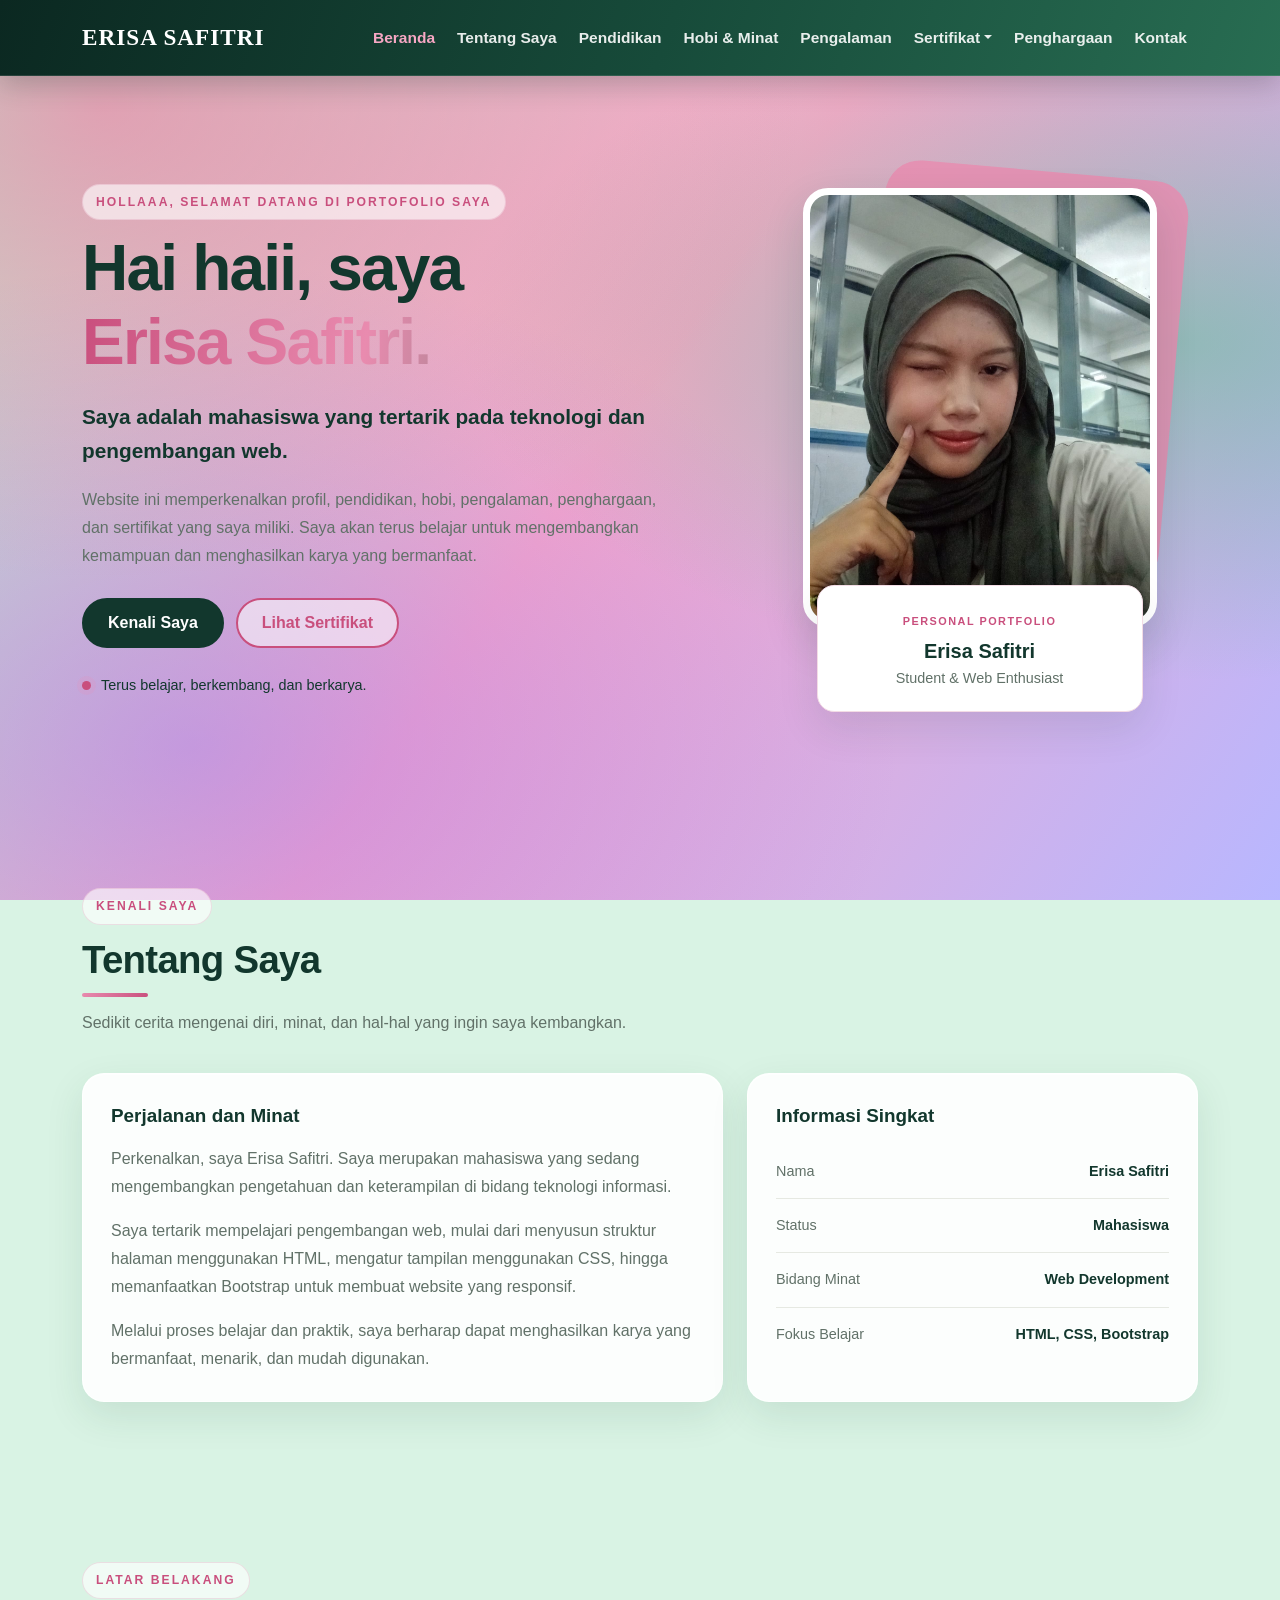
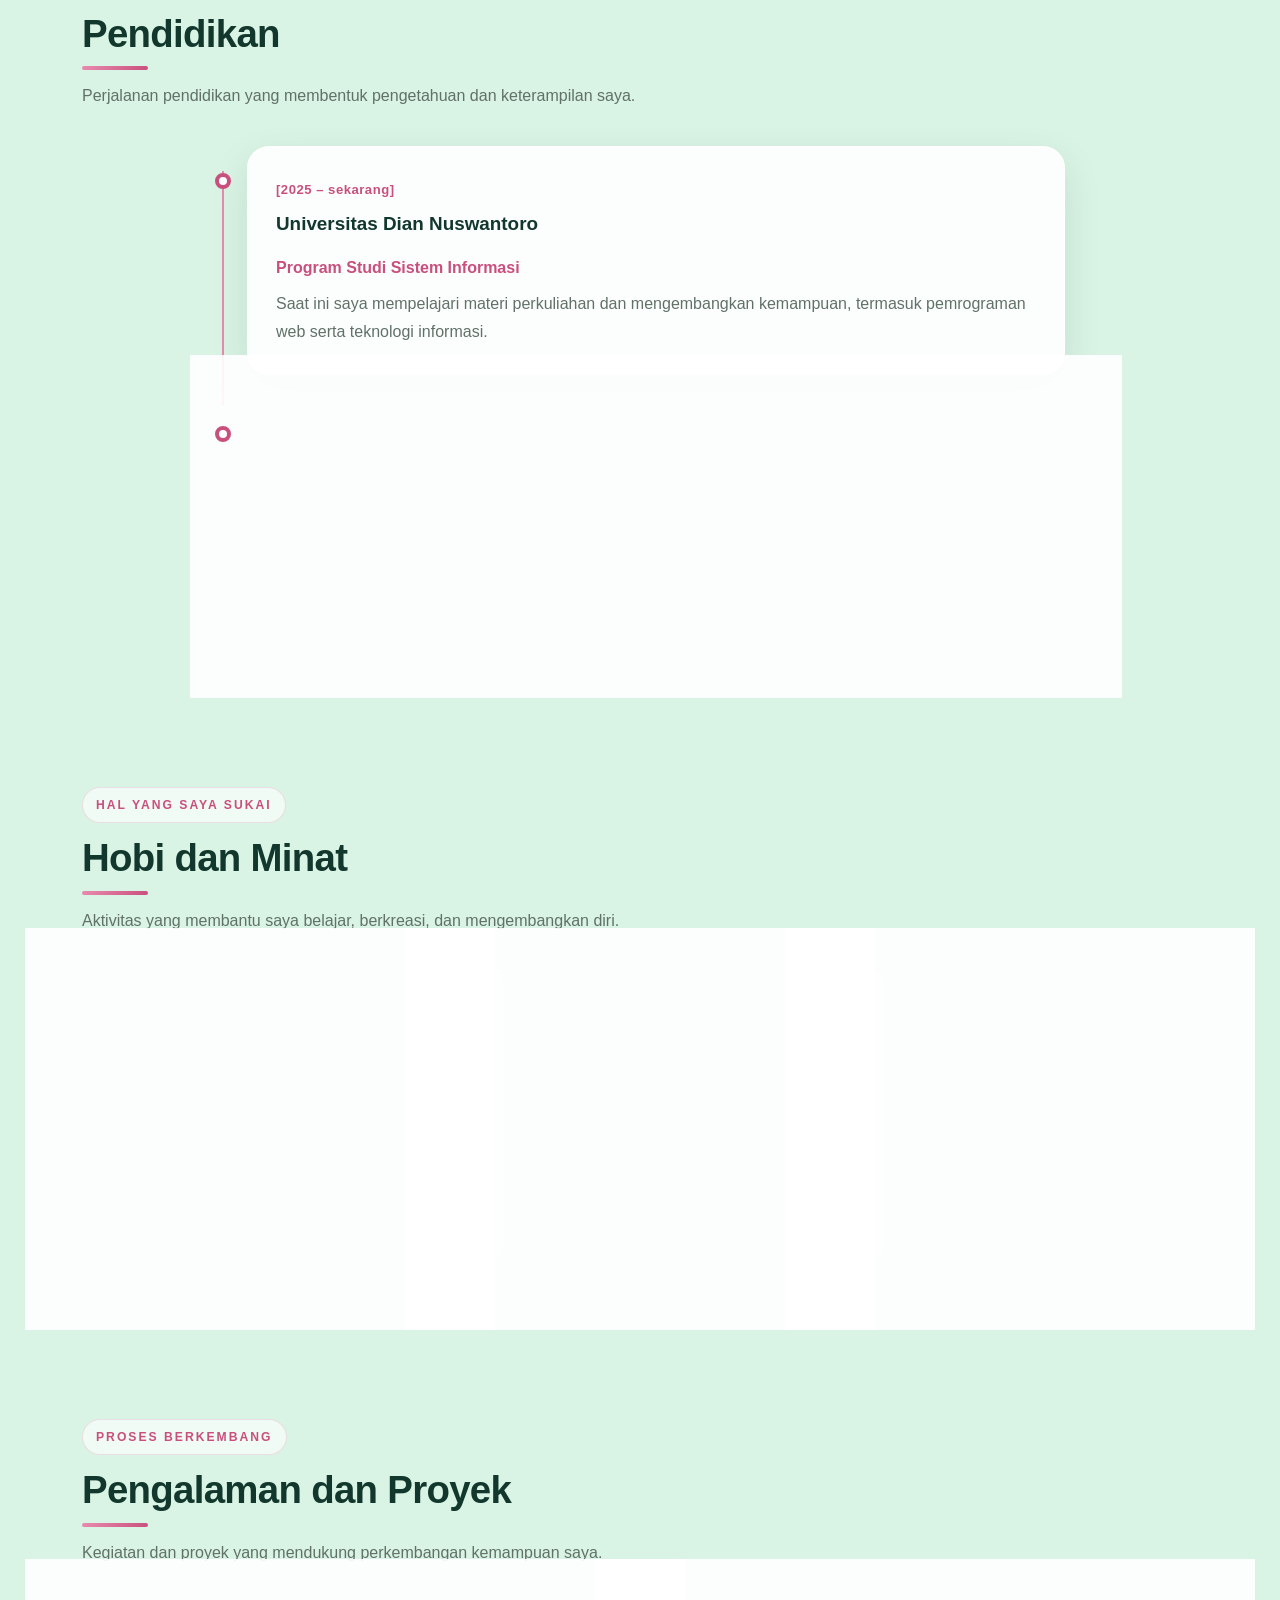
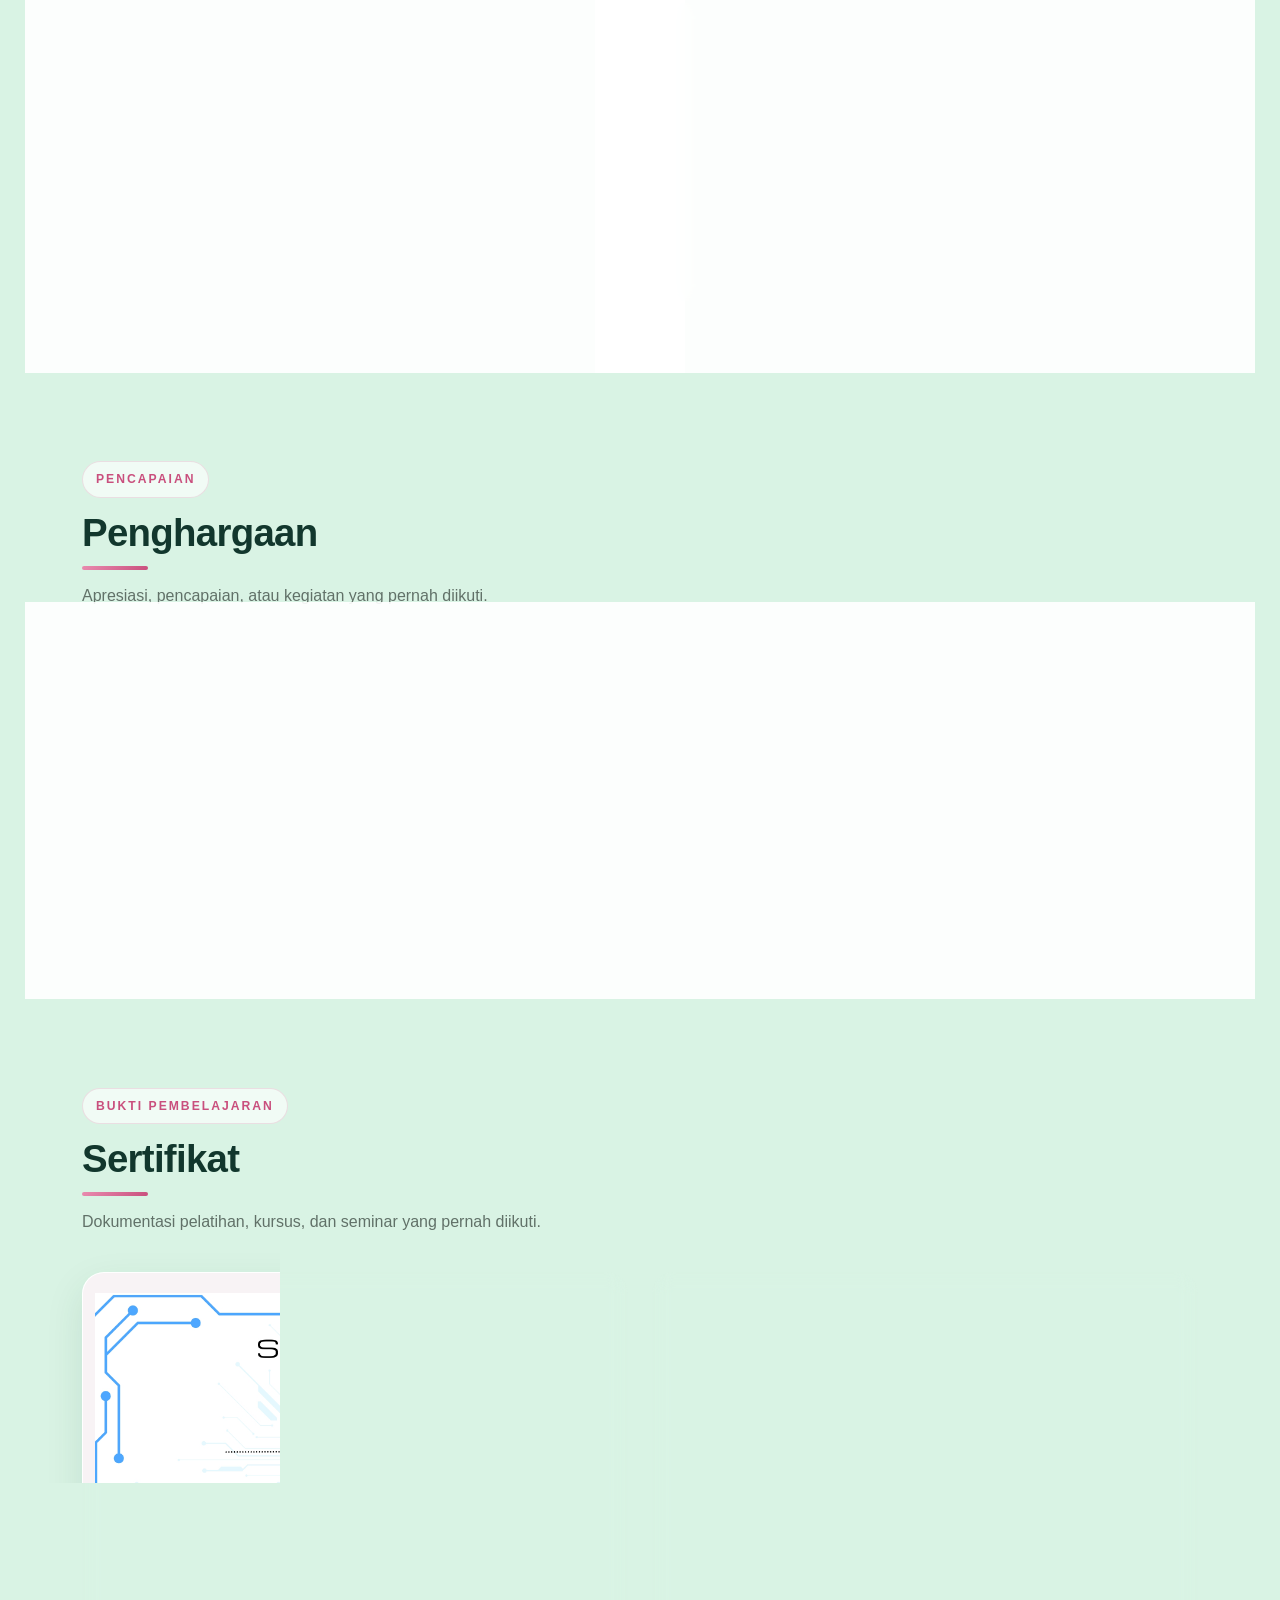
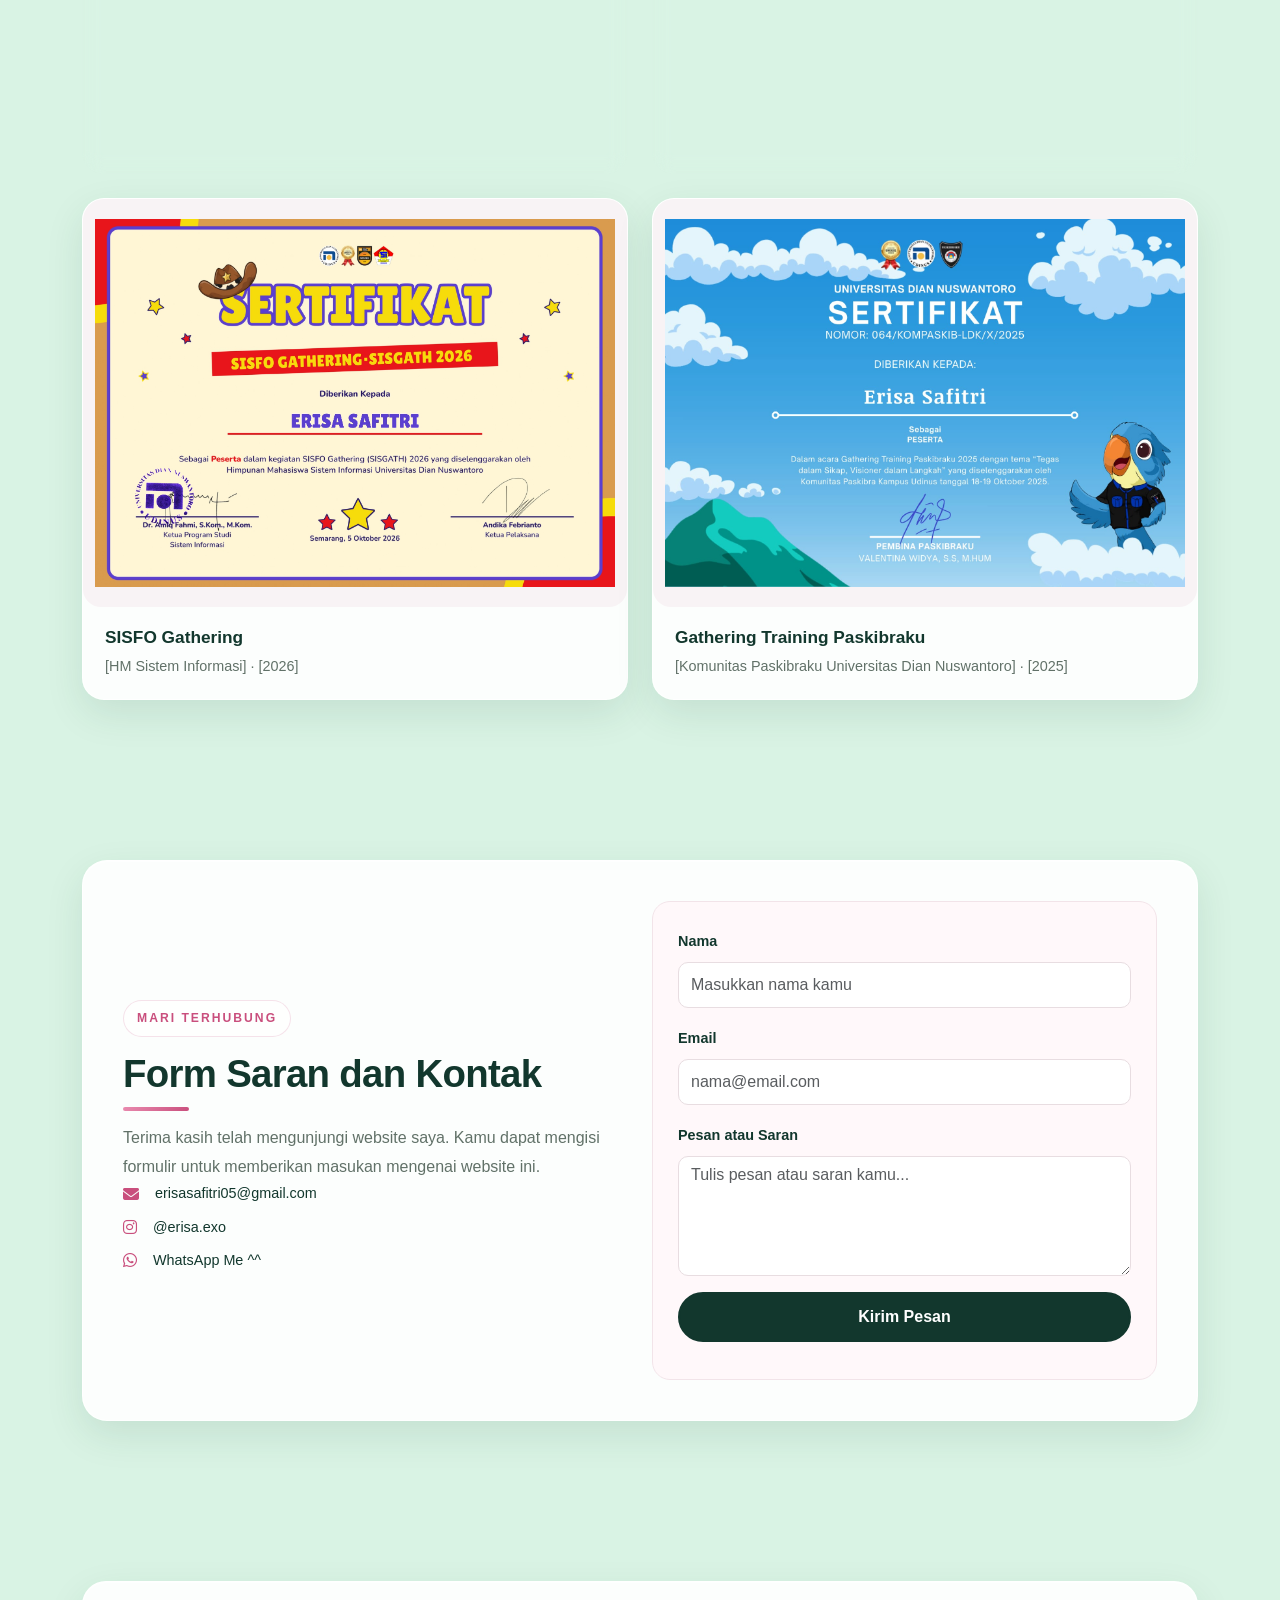
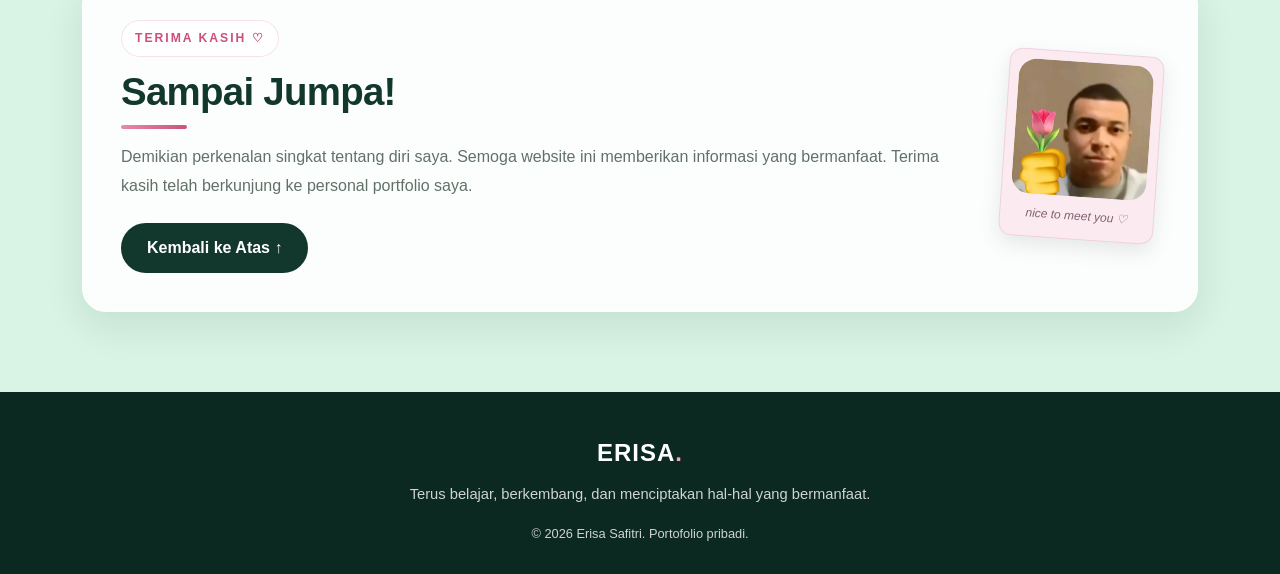
<file: minggu5/index.html>
<!DOCTYPE html>
<html lang="id">

<head>
    <meta charset="UTF-8">
    <meta name="viewport" content="width=device-width, initial-scale=1.0">
    <meta name="description" content="Website profil dan portofolio pribadi Erisa Safitri.">
    <title>Erisa Safitri | A12.2025.07402 | Portofolio Pribadi</title>
    <link rel="icon" type="image/jpeg" href="images/LOGO.jpg">

    <!-- Bootstrap -->
    <link rel="stylesheet" href="bootstrap-5.3.8-dist/css/bootstrap.min.css">
    <link rel="stylesheet" href="https://cdnjs.cloudflare.com/ajax/libs/font-awesome/6.5.2/css/all.min.css">
    <!-- CSS -->
    <link rel="stylesheet" href="style.css">
</head>

<body>

    <!-- NAVBAR -->
    <nav class="navbar navbar-expand-lg navbar-green fixed-top">
        <div class="container">
            <a class="navbar-brand" href="#beranda">ERISA SAFITRI</a>
            <button class="navbar-toggler" type="button" data-bs-toggle="collapse"
                data-bs-target="#navbarSupportedContent" aria-controls="navbarSupportedContent" aria-expanded="false"
                aria-label="Buka atau tutup navigasi">
                <span class="navbar-toggler-icon"></span>
            </button>

            <div class="collapse navbar-collapse" id="navbarSupportedContent">
                <ul class="navbar-nav ms-auto mb-2 mb-lg-0">
                    <li class="nav-item"><a class="nav-link active" href="#beranda">Beranda</a></li>
                    <li class="nav-item"><a class="nav-link" href="#tentang">Tentang Saya</a></li>
                    <li class="nav-item"><a class="nav-link" href="#pendidikan">Pendidikan</a></li>
                    <li class="nav-item"><a class="nav-link" href="#hobi">Hobi & Minat</a></li>
                    <li class="nav-item"><a class="nav-link" href="#pengalaman">Pengalaman</a></li>
                    <li class="nav-item dropdown">
                        <button class="nav-link dropdown-toggle" type="button" data-bs-toggle="dropdown"
                            aria-expanded="false">Sertifikat</button>
                        <ul class="dropdown-menu">
                            <li><a class="dropdown-item" href="#seminar-internasional-ai">Seminar Internasional AI</a>
                            </li>
                            <li><a class="dropdown-item" href="#skd-2024">SKD 2024</a></li>
                            <li>
                                <hr class="dropdown-divider">
                            </li>
                            <li><a class="dropdown-item" href="#sisfo-gathering">SISFO Gathering</a></li>
                            <li><a class="dropdown-item" href="#paskibraku-training">Gathering Paskibraku</a></li>
                        </ul>
                    </li>
                    <li class="nav-item"><a class="nav-link" href="#penghargaan">Penghargaan</a></li>
                    <li class="nav-item"><a class="nav-link" href="#kontak">Kontak</a></li>
                </ul>
            </div>
        </div>
    </nav>

    <main>
        <!-- BERANDA / HERO -->
        <section class="hero-section" id="beranda">
            <div class="container">
                <div class="row align-items-center g-5">
                    <div class="col-lg-7">
                        <p class="eyebrow">HOLLAAA, SELAMAT DATANG DI PORTOFOLIO SAYA</p>
                        <h1 class="hero-title">Hai haii, saya <span>Erisa Safitri.</span></h1>
                        <h2 class="hero-subtitle">Saya adalah mahasiswa yang tertarik pada teknologi dan pengembangan
                            web.</h2>
                        <p class="hero-description">
                            Website ini memperkenalkan profil, pendidikan, hobi, pengalaman,
                            penghargaan, dan sertifikat yang saya miliki. Saya akan terus belajar
                            untuk mengembangkan kemampuan dan menghasilkan karya yang bermanfaat.
                        </p>
                        <div class="hero-actions">
                            <a href="#tentang" class="btn btn-green">Kenali Saya</a>
                            <a href="#sertifikat" class="btn btn-outline-green">Lihat Sertifikat</a>
                        </div>
                        <div class="hero-note"><span class="status-dot"></span> Terus belajar, berkembang, dan berkarya.
                        </div>
                    </div>
                    <div class="col-lg-5">
                        <div class="profile-visual">
                            <div class="profile-decoration"></div>
                            <div class="profile-photo-frame">
                                <img src="images/ERISA.jpeg" alt="Foto profil Erisa Safitri" class="profile-photo">
                            </div>
                            <div class="profile-caption">
                                <span class="caption-label">PERSONAL PORTFOLIO</span>
                                <h3>Erisa Safitri</h3>
                                <p>Student &amp; Web Enthusiast</p>
                            </div>
                        </div>
                    </div>
                </div>
            </div>
        </section>

        <!-- TENTANG SAYA -->
        <section class="section-padding" id="tentang">
            <div class="container">
                <div class="section-heading">
                    <p class="eyebrow">KENALI SAYA</p>
                    <h2 class="section-title">Tentang Saya</h2>
                    <p class="section-description">Sedikit cerita mengenai diri, minat, dan hal-hal yang ingin saya
                        kembangkan.</p>
                </div>
                <div class="row g-4 align-items-stretch">
                    <div class="col-lg-7">
                        <article class="content-card h-100">
                            <h3 class="card-heading">Perjalanan dan Minat</h3>
                            <p>Perkenalkan, saya Erisa Safitri. Saya merupakan mahasiswa yang sedang mengembangkan
                                pengetahuan dan keterampilan di bidang teknologi informasi.</p>
                            <p>Saya tertarik mempelajari pengembangan web, mulai dari menyusun struktur halaman
                                menggunakan HTML, mengatur tampilan menggunakan CSS, hingga memanfaatkan Bootstrap untuk
                                membuat website yang responsif.</p>
                            <p class="mb-0">Melalui proses belajar dan praktik, saya berharap dapat menghasilkan karya
                                yang bermanfaat, menarik, dan mudah digunakan.</p>
                        </article>
                    </div>
                    <div class="col-lg-5">
                        <article class="content-card h-100">
                            <h3 class="card-heading">Informasi Singkat</h3>
                            <div class="info-list">
                                <div class="info-item"><span>Nama</span><strong>Erisa Safitri</strong></div>
                                <div class="info-item"><span>Status</span><strong>Mahasiswa</strong></div>
                                <div class="info-item"><span>Bidang Minat</span><strong>Web Development</strong></div>
                                <div class="info-item"><span>Fokus Belajar</span><strong>HTML, CSS, Bootstrap</strong>
                                </div>
                            </div>
                        </article>
                    </div>
                </div>
            </div>
        </section>

        <!-- PENDIDIKAN -->
        <section class="section-padding section-soft" id="pendidikan">
            <div class="container">
                <div class="section-heading">
                    <p class="eyebrow">LATAR BELAKANG</p>
                    <h2 class="section-title">Pendidikan</h2>
                    <p class="section-description">Perjalanan pendidikan yang membentuk pengetahuan dan keterampilan
                        saya.</p>
                </div>
                <div class="timeline">
                    <article class="timeline-item">
                        <div class="timeline-dot"></div>
                        <div class="content-card">
                            <span class="timeline-date">[2025 – sekarang]</span>
                            <h3 class="card-heading">Universitas Dian Nuswantoro</h3>
                            <p class="text-green mb-2">Program Studi Sistem Informasi</p>
                            <p class="mb-0">Saat ini saya mempelajari materi perkuliahan dan mengembangkan kemampuan,
                                termasuk pemrograman web serta teknologi informasi.</p>
                        </div>
                    </article>
                    <article class="timeline-item">
                        <div class="timeline-dot"></div>
                        <div class="content-card">
                            <span class="timeline-date">[2021 – 2024]</span>
                            <h3 class="card-heading">SMA Negeri 1 Comal</h3>
                            <p class="text-green mb-2">Jurusan MIPA</p>
                            <p class="mb-0">Selama di sekolah menengah atas, saya terus mengasah kemampuan akademik dan
                                mempelajari berbagai hal yang relevan dengan minat saya.</p>
                        </div>
                    </article>
                </div>
            </div>
        </section>

        <!-- HOBI DAN MINAT -->
        <section class="section-padding" id="hobi">
            <div class="container">
                <div class="section-heading">
                    <p class="eyebrow">HAL YANG SAYA SUKAI</p>
                    <h2 class="section-title">Hobi dan Minat</h2>
                    <p class="section-description">Aktivitas yang membantu saya belajar, berkreasi, dan mengembangkan
                        diri.</p>
                </div>
                <div class="row g-4">
                    <div class="col-md-6 col-lg-4">
                        <article class="content-card h-100">
                            <div class="icon-box" aria-hidden="true">&lt;/&gt;</div>
                            <h3 class="card-heading">Pemrograman Web</h3>
                            <p class="mb-0">Mempelajari HTML, CSS, dan Bootstrap untuk membuat website yang menarik,
                                mudah digunakan, serta responsif di berbagai perangkat.</p>
                        </article>
                    </div>
                    <div class="col-md-6 col-lg-4">
                        <article class="content-card h-100">
                            <div class="icon-box" aria-hidden="true">&#9733;</div>
                            <h3 class="card-heading">Belajar Teknologi</h3>
                            <p class="mb-0">Mencari referensi dan mempraktikkan pengetahuan baru seputar teknologi
                                informasi serta pengembangan aplikasi.</p>
                        </article>
                    </div>
                    <div class="col-md-6 col-lg-4">
                        <article class="content-card h-100">
                            <div class="icon-box" aria-hidden="true">&#9998;</div>
                            <h3 class="card-heading">Kreativitas Digital</h3>
                            <p class="mb-0">Mencoba menyusun informasi dan elemen visual agar menjadi tampilan digital
                                yang rapi dan mudah dipahami.</p>
                        </article>
                    </div>
                </div>
            </div>
        </section>

        <!-- PENGALAMAN -->
        <section class="section-padding section-soft" id="pengalaman">
            <div class="container">
                <div class="section-heading">
                    <p class="eyebrow">PROSES BERKEMBANG</p>
                    <h2 class="section-title">Pengalaman dan Proyek</h2>
                    <p class="section-description">Kegiatan dan proyek yang mendukung perkembangan kemampuan saya.</p>
                </div>
                <div class="row g-4">
                    <div class="col-md-6">
                        <article class="content-card experience-card h-100">
                            <div class="icon-box" aria-hidden="true">&lt;/&gt;</div>
                            <span class="timeline-date">[2026]</span>
                            <h3 class="card-heading">Proyek Website Profil</h3>
                            <p class="mb-0">Membuat website profil pribadi menggunakan HTML, CSS, dan Bootstrap sebagai
                                latihan merancang halaman yang terstruktur dan responsif.</p>
                        </article>
                    </div>
                    <div class="col-md-6">
                        <article class="content-card experience-card h-100">
                            <div class="icon-box" aria-hidden="true">&#9733;</div>
                            <span class="timeline-date">[2025]</span>
                            <h3 class="card-heading">Proyek Website Bisnis</h3>
                            <p class="mb-0">Membuat website untuk bisnis kecil menggunakan HTML, CSS, dan JavaScript
                                sebagai latihan dalam pengembangan web dinamis dan menambah wawasan pembuatan website.
                            </p>
                        </article>
                    </div>
                </div>
            </div>
        </section>

        <!-- PENGHARGAAN -->
        <section class="section-padding" id="penghargaan">
            <div class="container">
                <div class="section-heading">
                    <p class="eyebrow">PENCAPAIAN</p>
                    <h2 class="section-title">Penghargaan</h2>
                    <p class="section-description">Apresiasi, pencapaian, atau kegiatan yang pernah diikuti.</p>
                </div>
                <div class="table-responsive content-card">
                    <table class="table table-hover align-middle mb-0">
                        <caption class="visually-hidden">Daftar kegiatan dan penghargaan Erisa Safitri</caption>
                        <thead>
                            <tr>
                                <th scope="col">No.</th>
                                <th scope="col">Nama Kegiatan/Penghargaan</th>
                                <th scope="col">Peran</th>
                                <th scope="col">Tahun</th>
                            </tr>
                        </thead>
                        <tbody>
                            <tr>
                                <th scope="row">1</th>
                                <td>Menyelenggarakan Kegiatan Organisasi SMA</td>
                                <td>Panitia</td>
                                <td>2023-2024</td>
                            </tr>
                            <tr>
                                <th scope="row">2</th>
                                <td>Seleksi Kompetensi Dasar</td>
                                <td>Peserta</td>
                                <td>2024</td>
                            </tr>
                            <tr>
                                <th scope="row">3</th>
                                <td>Seminar The Future of Digital</td>
                                <td>Peserta</td>
                                <td>2025</td>
                            </tr>
                            <tr>
                                <th scope="row">4</th>
                                <td>Gathering SISFO & Paskibraku</td>
                                <td>Peserta</td>
                                <td>2026</td>
                            </tr>
                        </tbody>
                    </table>
                </div>
            </div>
        </section>


        <!-- SERTIFIKAT -->
        <section class="section-padding section-soft" id="sertifikat">
            <div class="container">

                <div class="section-heading">
                    <p class="eyebrow">BUKTI PEMBELAJARAN</p>
                    <h2 class="section-title">Sertifikat</h2>
                    <p class="section-description">
                        Dokumentasi pelatihan, kursus, dan seminar yang pernah diikuti.
                    </p>
                </div>

                <!-- Bootstrap Grid -->
                <div class="row g-4 certificate-grid">

                    <!-- Sertifikat 1 -->
                    <div class="col-12 col-md-6" id="seminar-internasional-ai">
                        <article class="certificate-card h-100">
                            <img src="images/SENSASI.jpg" alt="Sertifikat Seminar Internasional" loading="lazy">
                            <div class="certificate-info">
                                <h3>Seminar Internasional</h3>
                                <p>[Universitas Dian Nuswantoro] · [2026]</p>
                            </div>
                        </article>
                    </div>

                    <!-- Sertifikat 2 -->
                    <div class="col-12 col-md-6" id="skd-2024">
                        <article class="certificate-card h-100">
                            <img src="images/SKD.jpeg" alt="Sertifikat SKD 2024" loading="lazy">
                            <div class="certificate-info">
                                <h3>Seleksi Kompetensi Dasar</h3>
                                <p>[Badan Kepegawaian Negara] · [2024]</p>
                            </div>
                        </article>
                    </div>

                    <!-- Sertifikat 3 -->
                    <div class="col-12 col-md-6" id="sisfo-gathering">
                        <article class="certificate-card h-100">
                            <img src="images/SISGATH.jpg" alt="SISFO Gathering" loading="lazy">
                            <div class="certificate-info">
                                <h3>SISFO Gathering</h3>
                                <p>[HM Sistem Informasi] · [2026]</p>
                            </div>
                        </article>
                    </div>

                    <!-- Sertifikat 4 -->
                    <div class="col-12 col-md-6" id="paskibraku-training">
                        <article class="certificate-card h-100">
                            <img src="images/PASKIB.jpeg" alt="Paskibraku" loading="lazy">
                            <div class="certificate-info">
                                <h3>Gathering Training Paskibraku</h3>
                                <p>[Komunitas Paskibraku Universitas Dian Nuswantoro] · [2025]</p>
                            </div>
                        </article>
                    </div>

                </div>
            </div>
        </section>


        <!-- FORM SARAN / KONTAK -->
        <section class="section-padding" id="kontak">
            <div class="container">
                <div class="contact-panel">
                    <div class="row g-4 align-items-center">
                        <div class="col-lg-6">
                            <p class="eyebrow">MARI TERHUBUNG</p>
                            <h2 class="section-title">Form Saran dan Kontak</h2>
                            <p class="section-description">Terima kasih telah mengunjungi website saya. Kamu dapat
                                mengisi formulir untuk memberikan masukan mengenai website ini.</p>

                            <div class="contact-item">
                                <div class="contact-label">
                                    <i class="fa-solid fa-envelope contact-icon"></i>
                                    <a href="mailto:erisasafitri05@gmail.com">
                                        erisasafitri05@gmail.com
                                    </a>
                                </div>

                            </div>

                            <div class="contact-item">
                                <div class="contact-label">
                                    <i class="fa-brands fa-instagram contact-icon"></i>
                                    <a href="https://instagram.com/erisa.exo" target="_blank" rel="noopener noreferrer">
                                        @erisa.exo
                                    </a>
                                </div>

                            </div>

                            <div class="contact-item">
                                <div class="contact-label">
                                    <i class="fa-brands fa-whatsapp contact-icon"></i>
                                    <a href="https://wa.me/6288227821562" target="_blank" rel="noopener noreferrer">
                                        WhatsApp Me ^^
                                    </a>
                                </div>

                            </div>

                        </div>
                        <div class="col-lg-6">
                            <form id="contactForm" class="contact-form">
                                <div class="mb-3">
                                    <label for="nama" class="form-label">Nama</label>
                                    <input type="text" class="form-control" id="nama" name="nama" autocomplete="name"
                                        placeholder="Masukkan nama kamu" required>
                                </div>
                                <div class="mb-3">
                                    <label for="email" class="form-label">Email</label>
                                    <input type="email" class="form-control" id="email" name="email"
                                        autocomplete="email" placeholder="nama@email.com" required>
                                </div>
                                <div class="mb-3">
                                    <label for="pesan" class="form-label">Pesan atau Saran</label>
                                    <textarea class="form-control" id="pesan" name="pesan" rows="4"
                                        placeholder="Tulis pesan atau saran kamu..." required></textarea>
                                </div>
                                <button type="submit" class="btn btn-green w-100">Kirim Pesan</button>
                                <p id="formMessage" class="form-message" role="status" aria-live="polite"></p>
                            </form>
                        </div>
                    </div>
                </div>
            </div>
        </section>


        <!-- PENUTUP -->
        <section class="section-padding" id="penutup">
            <div class="container">
                <div class="closing-card">
                    <div class="closing-text">
                        <p class="eyebrow">TERIMA KASIH ♡</p>
                        <h2 class="section-title">Sampai Jumpa!</h2>
                        <p class="section-description">
                            Demikian perkenalan singkat tentang diri saya.
                            Semoga website ini memberikan informasi yang bermanfaat.
                            Terima kasih telah berkunjung ke personal portfolio saya.
                        </p>
                        <a href="#beranda" class="btn btn-green">
                            Kembali ke Atas ↑
                        </a>
                    </div>

                    <div class="closing-photo-frame">
                        <img src="images/CLOSING.png" alt="Foto Closing" class="closing-photo" loading="lazy">
                        <span class="closing-photo-caption">
                            nice to meet you ♡
                        </span>
                    </div>
                </div>
            </div>
        </section>

    </main>

    <footer class="site-footer">
        <div class="container">
            <div class="footer-content">
                <a class="footer-brand" href="#beranda">ERISA<span>.</span></a>
                <p>Terus belajar, berkembang, dan menciptakan hal-hal yang bermanfaat.</p>
                <small>&copy; <span id="currentYear">2026</span> Erisa Safitri. Portofolio pribadi.</small>
            </div>
        </div>
    </footer>

    <script src="bootstrap-5.3.8-dist/js/bootstrap.bundle.min.js"></script>
    <script>
        document.getElementById("currentYear").textContent = new Date().getFullYear();

        document.getElementById("contactForm").addEventListener("submit", function (event) {
            event.preventDefault();
            document.getElementById("formMessage").textContent =
                "Terima kasih! Ini formulir demo; pesan belum dikirim ke server.";
            this.reset();
        });
    </script>
</body>

</html>
</file>
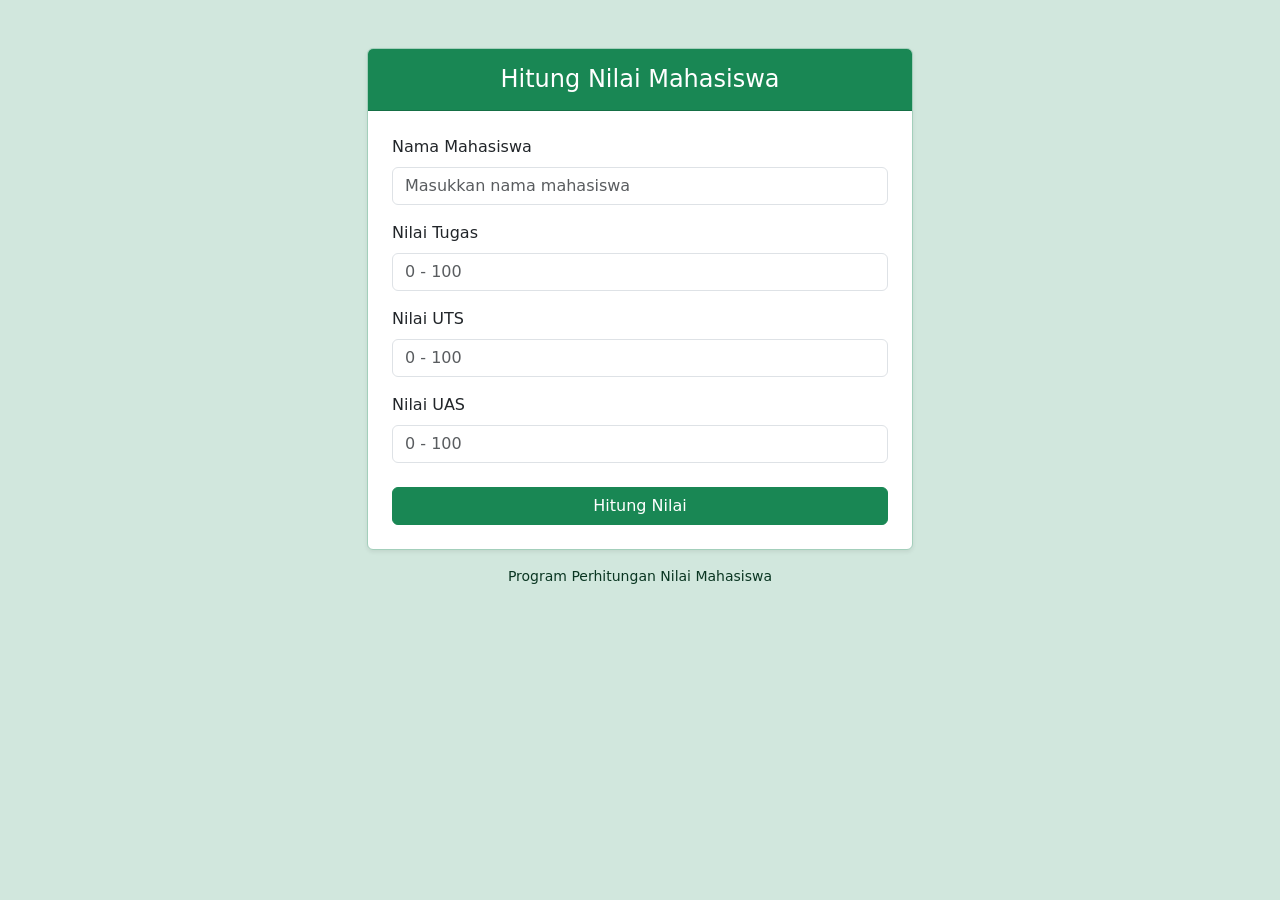
<file: minggu6/hitung1.html>
<!DOCTYPE html>
<html lang="id">

<head>
    <meta charset="UTF-8">
    <meta name="viewport" content="width=device-width, initial-scale=1.0">
    <title>Menghitung Nilai - Internal</title>

    <!-- Bootstrap 5 -->
    <link href="https://cdn.jsdelivr.net/npm/bootstrap@5.3.3/dist/css/bootstrap.min.css" rel="stylesheet">
</head>

<body class="bg-success-subtle">

    <div class="container py-5">
        <div class="row justify-content-center">
            <div class="col-md-7 col-lg-6">

                <div class="card border-success-subtle shadow-sm">
                    <div class="card-header bg-success text-white py-3">
                        <h4 class="text-center mb-0">Hitung Nilai Mahasiswa</h4>
                    </div>

                    <div class="card-body p-4">
                        <form onsubmit="event.preventDefault(); hitungNilai();">

                            <div class="mb-3">
                                <label for="nama" class="form-label">
                                    Nama Mahasiswa
                                </label>
                                <input type="text" class="form-control" id="nama" placeholder="Masukkan nama mahasiswa"
                                    required>
                            </div>

                            <div class="mb-3">
                                <label for="tugas" class="form-label">
                                    Nilai Tugas
                                </label>
                                <input type="number" class="form-control" id="tugas" min="0" max="100" step="any"
                                    placeholder="0 - 100" required>
                            </div>

                            <div class="mb-3">
                                <label for="uts" class="form-label">
                                    Nilai UTS
                                </label>
                                <input type="number" class="form-control" id="uts" min="0" max="100" step="any"
                                    placeholder="0 - 100" required>
                            </div>

                            <div class="mb-4">
                                <label for="uas" class="form-label">
                                    Nilai UAS
                                </label>
                                <input type="number" class="form-control" id="uas" min="0" max="100" step="any"
                                    placeholder="0 - 100" required>
                            </div>

                            <button type="submit" class="btn btn-success w-100">
                                Hitung Nilai
                            </button>
                        </form>

                        <div id="hasil" class="alert alert-success mt-4 d-none" aria-live="polite"></div>
                    </div>
                </div>

                <p class="text-center text-success-emphasis mt-3 small">
                    Program Perhitungan Nilai Mahasiswa
                </p>

            </div>
        </div>
    </div>

    <!-- JavaScript internal -->
    <script>
        function hitungNilai() {
            // Mengambil input dari HTML
            const xnama = document.getElementById("nama").value.trim();
            const ytugas = Number(document.getElementById("tugas").value);
            const yuts = Number(document.getElementById("uts").value);
            const yuas = Number(document.getElementById("uas").value);

            if (xnama === "") {
                alert("Nama mahasiswa harus diisi!");
                return;
            }

            if (
                document.getElementById("tugas").value === "" ||
                document.getElementById("uts").value === "" ||
                document.getElementById("uas").value === ""
            ) {
                alert("Semua nilai harus diisi!");
                return;
            }

            if (
                ytugas < 0 || ytugas > 100 ||
                yuts < 0 || yuts > 100 ||
                yuas < 0 || yuas > 100
            ) {
                alert("Nilai harus antara 0 sampai 100!");
                return;
            }

            // Menghitung nilai akhir sesuai kode dosen
            let nilaiAkhir =
                (ytugas * 0.30) +
                (yuts * 0.30) +
                (yuas * 0.40);

            // Menentukan nilai huruf
            let nilaiHuruf;

            if (nilaiAkhir >= 85) {
                nilaiHuruf = "A";
            } else if (nilaiAkhir >= 75) {
                nilaiHuruf = "B";
            } else if (nilaiAkhir >= 65) {
                nilaiHuruf = "C";
            } else if (nilaiAkhir >= 50) {
                nilaiHuruf = "D";
            } else {
                nilaiHuruf = "E";
            }

            // Menentukan status kelulusan
            let status;

            if (nilaiAkhir >= 60) {
                status = "Lulus";
            } else {
                status = "Tidak Lulus";
            }

            // Menampilkan hasil
            document.getElementById("hasil").innerHTML = `
                <h5 class="mb-3">Hasil Perhitungan</h5>
                <p class="mb-1">Nama: <strong>${xnama}</strong></p>
                <p class="mb-1">Nilai Tugas: ${ytugas}</p>
                <p class="mb-1">Nilai UTS: ${yuts}</p>
                <p class="mb-1">Nilai UAS: ${yuas}</p>
                <hr>
                <p class="mb-1">Nilai Akhir:
                    <strong>${nilaiAkhir.toFixed(2)}</strong>
                </p>
                <p class="mb-1">Nilai Huruf:
                    <strong>${nilaiHuruf}</strong>
                </p>
                <p class="mb-0">Status:
                    <strong>${status}</strong>
                </p>
            `;

            document.getElementById("hasil").classList.remove("d-none");
        }
    </script>

</body>

</html>
</file>
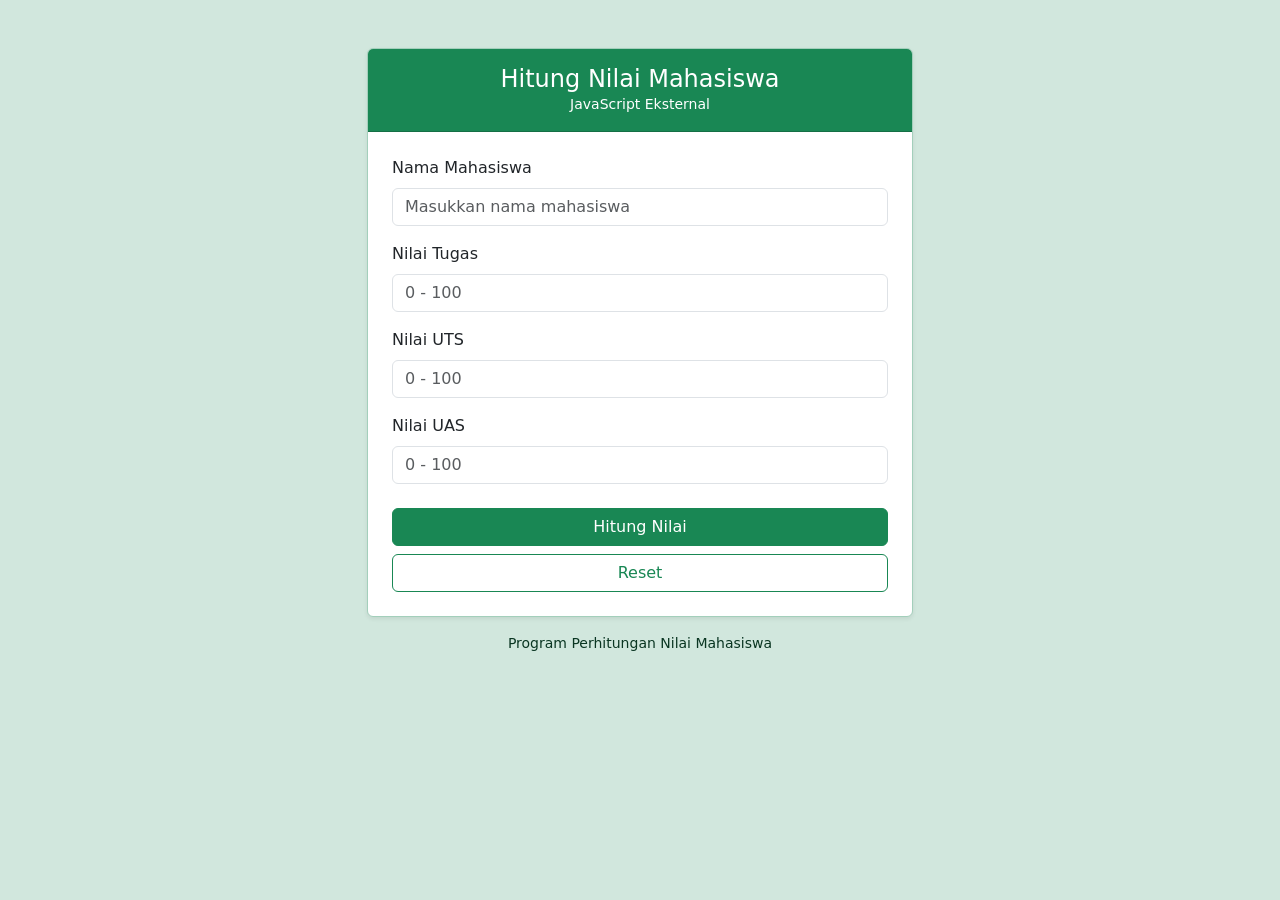
<file: minggu6/hitung2.html>
<!DOCTYPE html>
<html lang="id">

<head>
    <meta charset="UTF-8">
    <meta name="viewport" content="width=device-width, initial-scale=1.0">
    <title>Menghitung Nilai - Eksternal</title>

    <!-- Bootstrap 5 -->
    <link href="https://cdn.jsdelivr.net/npm/bootstrap@5.3.3/dist/css/bootstrap.min.css" rel="stylesheet">
</head>

<body class="bg-success-subtle">

    <div class="container py-5">
        <div class="row justify-content-center">
            <div class="col-md-7 col-lg-6">

                <div class="card border-success-subtle shadow-sm">
                    <div class="card-header bg-success text-white py-3">
                        <h4 class="text-center mb-0">Hitung Nilai Mahasiswa</h4>
                        <p class="text-center mb-0 small">
                            JavaScript Eksternal
                        </p>
                    </div>

                    <div class="card-body p-4">
                        <form id="formNilai">

                            <div class="mb-3">
                                <label for="nama" class="form-label">
                                    Nama Mahasiswa
                                </label>
                                <input type="text" class="form-control" id="nama" name="nama"
                                    placeholder="Masukkan nama mahasiswa" required>
                            </div>

                            <div class="mb-3">
                                <label for="tugas" class="form-label">
                                    Nilai Tugas
                                </label>
                                <input type="number" class="form-control" id="tugas" name="tugas" min="0" max="100"
                                    step="any" placeholder="0 - 100" required>
                            </div>

                            <div class="mb-3">
                                <label for="uts" class="form-label">
                                    Nilai UTS
                                </label>
                                <input type="number" class="form-control" id="uts" name="uts" min="0" max="100"
                                    step="any" placeholder="0 - 100" required>
                            </div>

                            <div class="mb-4">
                                <label for="uas" class="form-label">
                                    Nilai UAS
                                </label>
                                <input type="number" class="form-control" id="uas" name="uas" min="0" max="100"
                                    step="any" placeholder="0 - 100" required>
                            </div>

                            <div class="d-grid gap-2">
                                <button type="submit" class="btn btn-success">
                                    Hitung Nilai
                                </button>
                                <button type="reset" class="btn btn-outline-success">
                                    Reset
                                </button>
                            </div>
                        </form>

                        <div id="hasil" class="alert alert-success mt-4 d-none" aria-live="polite">
                            <h5 class="mb-3">Hasil Perhitungan</h5>
                            <p class="mb-1">Nama: <strong id="hasilNama"></strong></p>
                            <p class="mb-1">Nilai Tugas: <span id="hasilTugas"></span></p>
                            <p class="mb-1">Nilai UTS: <span id="hasilUTS"></span></p>
                            <p class="mb-1">Nilai UAS: <span id="hasilUAS"></span></p>
                            <hr>
                            <p class="mb-1">Nilai Akhir:
                                <strong id="nilaiAkhir"></strong>
                            </p>
                            <p class="mb-1">Nilai Huruf:
                                <strong id="nilaiHuruf"></strong>
                            </p>
                            <p class="mb-0">Status:
                                <strong id="keterangan"></strong>
                            </p>
                        </div>
                    </div>
                </div>

                <p class="text-center text-success-emphasis mt-3 small">
                    Program Perhitungan Nilai Mahasiswa
                </p>

            </div>
        </div>
    </div>

    <!-- Memanggil JavaScript eksternal -->
    <script src="js/hitung_nilai.js"></script>

</body>

</html>
</file>
<file: minggu5/style.css>
/* ==========================================
   ERISA SAFITRI — PERSONAL PORTFOLIO
   Theme: Dark Green & Soft Pink
========================================== */


/* 1. WARNA UTAMA */
:root {
    --green-dark: #12372D;
    --green-deep: #0B2821;
    --green-primary: #34765B;
    --green-light: #E7F1E9;

    --pink: #E98BAF;
    --pink-dark: #C94F7D;
    --pink-light: #FCE8EF;

    --cream: #F7FAF7;
    --white: #FFFFFF;
    --text-dark: #20382E;
    --text-muted: #617168;
    --border-color: #E6E9E2;

    --gradient-main: linear-gradient(135deg, #E5F4EC 0%, #FDF0F5 48%, #EEF1FF 100%);
    --gradient-green: linear-gradient(135deg, #12372D 0%, #24664F 52%, #438A70 100%);
    --gradient-pink: linear-gradient(135deg, #E98BAF 0%, #C94F7D 100%);
    --shadow-card: 0 16px 42px rgba(18, 55, 45, 0.11);
    --radius-card: 22px;
}


/* 2. PENGATURAN GLOBAL */
* {
    box-sizing: border-box;
}

html {
    scroll-behavior: smooth;
    scroll-padding-top: 90px;
}

body {
    margin: 0;
    padding-top: 82px;
    background: var(--gradient-main);
    background-attachment: fixed;
    color: var(--text-dark);
    font-family: Arial, Helvetica, sans-serif;
    font-size: 16px;
    line-height: 1.75;
    overflow-wrap: break-word;
}

img {
    display: block;
    max-width: 100%;
}

a {
    text-decoration: none;
}

section {
    position: relative;
    scroll-margin-top: 90px;
}

::selection {
    color: var(--white);
    background: var(--pink-dark);
}


/* 3. NAVBAR */
.navbar-green {
    min-height: 76px;
    padding: 12px 0;
    background: linear-gradient(110deg, #0B2821 0%, #174B3A 52%, #286D52 100%);
    box-shadow: 0 8px 28px rgba(11, 40, 33, 0.24);
    border-bottom: 1px solid rgba(255, 255, 255, 0.12);
}

.navbar-green .navbar-brand {
    margin-right: 24px;
    color: var(--white) !important;
    font-family: Georgia, "Times New Roman", serif;
    font-size: 1.45rem;
    font-weight: 800;
    letter-spacing: 1px;
    transition: color 0.25s ease;
}

.navbar-green .navbar-brand:hover {
    color: #F7B6CD !important;
}

.navbar-green .nav-link {
    padding: 10px 11px !important;
    color: rgba(255, 255, 255, 0.9);
    font-size: 0.97rem;
    font-weight: 600;
    transition: color 0.2s ease;
}

.navbar-green .nav-link:hover,
.navbar-green .nav-link:focus,
.navbar-green .nav-link.active {
    color: #F7A7C4;
}

.navbar-green .dropdown-menu {
    margin-top: 10px;
    padding: 9px;
    border: 1px solid var(--border-color);
    border-radius: 14px;
    background: var(--white);
    box-shadow: var(--shadow-card);
}

.navbar-green .dropdown-item {
    padding: 10px 13px;
    border-radius: 8px;
    color: var(--green-dark);
}

.navbar-green .dropdown-item:hover {
    color: var(--pink-dark);
    background: var(--pink-light);
}

.navbar-green .navbar-toggler {
    border: 1px solid rgba(255, 255, 255, 0.6);
    border-radius: 10px;
}

.navbar-green .navbar-toggler-icon {
    filter: brightness(0) invert(1);
}


/* 4. LATAR SETIAP SECTION */
#beranda {
    background: linear-gradient(135deg, #E4F0E6, #F8F5EF);
}

#tentang {
    background: linear-gradient(135deg, #FFF0F5, #FFF9F6);
}

#pendidikan {
    background: linear-gradient(135deg, #E7F2E9, #F4F8F1);
}

#hobi {
    background: linear-gradient(135deg, #FCE8EF, #FFF6F8);
}

#pengalaman {
    background: linear-gradient(135deg, #E6F0E8, #F5F8F2);
}

#penghargaan {
    background: linear-gradient(135deg, #FFF0F4, #FFF9F6);
}

#sertifikat {
    background: linear-gradient(135deg, #E9F3EA, #F7F9F3);
}

#kontak {
    background: linear-gradient(135deg, #FCE8EF, #FFF7F8);
}

#penutup {
    background: linear-gradient(135deg, #DDECE0, #F7F5EF);
}


/* 5. BERANDA / HERO */
.hero-section {
    position: relative;
    isolation: isolate;
    overflow: hidden;
    padding: 88px 0 96px;
    background:
        radial-gradient(circle at 8% 18%, rgba(233, 139, 175, 0.25), transparent 28%),
        radial-gradient(circle at 92% 78%, rgba(74, 151, 116, 0.22), transparent 32%),
        linear-gradient(125deg, #F0F8F1 0%, #FFF0F5 48%, #EEF0FF 100%);
}

.hero-section::before {
    position: absolute;
    z-index: -1;
    top: 28px;
    left: -90px;
    width: 320px;
    height: 320px;
    border: 1px solid rgba(255, 255, 255, 0.65);
    border-radius: 50%;
    background: radial-gradient(circle, rgba(255, 255, 255, 0.48), rgba(233, 139, 175, 0.08) 68%, transparent 70%);
    content: "";
    pointer-events: none;
}

.hero-section::after {
    position: absolute;
    z-index: -1;
    right: -90px;
    bottom: -150px;
    width: 380px;
    height: 380px;
    border: 1px solid rgba(52, 118, 91, 0.12);
    border-radius: 50%;
    background: radial-gradient(circle, rgba(255, 255, 255, 0.58), rgba(52, 118, 91, 0.08) 68%, transparent 70%);
    content: "";
    pointer-events: none;
}

.hero-section .container {
    position: relative;
    z-index: 1;
}

.eyebrow {
    margin-bottom: 12px;
    color: var(--pink-dark);
    font-size: 0.76rem;
    font-weight: 800;
    letter-spacing: 2px;
    line-height: 1.7;
}

.hero-title {
    max-width: 700px;
    margin-bottom: 20px;
    color: var(--green-dark);
    font-size: clamp(2.5rem, 5vw, 4.3rem);
    font-weight: 800;
    letter-spacing: -1.8px;
    line-height: 1.15;
}

.hero-title span {
    display: block;
    color: var(--pink-dark);
}

.hero-subtitle {
    max-width: 600px;
    margin-bottom: 18px;
    color: var(--green-dark);
    font-size: clamp(1.05rem, 2vw, 1.3rem);
    font-weight: 700;
    line-height: 1.65;
}

.hero-description {
    max-width: 580px;
    margin-bottom: 28px;
    color: var(--text-muted);
}

.hero-actions {
    display: flex;
    flex-wrap: wrap;
    align-items: center;
    gap: 12px;
}

.btn-green,
.btn-outline-green {
    display: inline-flex;
    justify-content: center;
    align-items: center;
    min-height: 47px;
    padding: 11px 24px;
    border: 2px solid var(--green-dark);
    border-radius: 30px;
    font-weight: 700;
    text-align: center;
    transition: all 0.25s ease;
}

.btn-green {
    color: var(--white);
    background: var(--green-dark);
}

.btn-green:hover,
.btn-green:focus {
    border-color: var(--pink-dark);
    color: var(--white);
    background: var(--pink-dark);
    transform: translateY(-3px);
}

.btn-outline-green {
    border-color: var(--pink-dark);
    color: var(--pink-dark);
    background: rgba(255, 255, 255, 0.55);
}

.btn-outline-green:hover,
.btn-outline-green:focus {
    border-color: var(--pink-dark);
    color: var(--white);
    background: var(--pink-dark);
    transform: translateY(-2px);
}

.hero-note {
    display: flex;
    align-items: center;
    gap: 10px;
    margin-top: 25px;
    color: var(--green-dark);
    font-size: 0.9rem;
}

.status-dot {
    flex: 0 0 9px;
    width: 9px;
    height: 9px;
    border-radius: 50%;
    background: var(--pink-dark);
    box-shadow: 0 0 0 5px rgba(233, 139, 175, 0.18);
}


/* 6. FOTO PROFIL */
.profile-visual {
    position: relative;
    width: 100%;
    max-width: 390px;
    margin: 0 auto;
    padding: 18px 18px 0;
}

.profile-decoration {
    position: absolute;
    top: 0;
    right: 0;
    width: 78%;
    height: 75%;
    border-radius: 35px;
    background: var(--pink);
    opacity: 0.8;
    transform: rotate(5deg);
}

.profile-photo-frame {
    position: relative;
    z-index: 1;
    overflow: hidden;
    width: 100%;
    border: 7px solid var(--white);
    border-radius: 25px;
    background: var(--green-light);
    box-shadow: 0 18px 40px rgba(18, 55, 45, 0.15);
}

.profile-photo {
    width: 100%;
    aspect-ratio: 4 / 5;
    object-fit: cover;
    object-position: center;
}

.profile-caption {
    position: relative;
    z-index: 2;
    width: calc(100% - 28px);
    margin: -42px auto 0;
    padding: 20px;
    border: 1px solid #F3DCE5;
    border-radius: 17px;
    background: var(--white);
    box-shadow: var(--shadow-card);
    text-align: center;
}

.caption-label {
    color: var(--pink-dark);
    font-size: 0.68rem;
    font-weight: 800;
    letter-spacing: 1.5px;
}

.profile-caption h3 {
    margin: 5px 0 0;
    color: var(--green-dark);
    font-size: 1.25rem;
    font-weight: 800;
}

.profile-caption p {
    margin: 3px 0 0;
    color: var(--text-muted);
    font-size: 0.9rem;
}


/* 7. PENGATURAN SECTION */
.section-padding {
    padding: 80px 0;
}

.section-soft {
    background: transparent;
}

.section-heading {
    max-width: 700px;
    margin-bottom: 35px;
}

.section-title {
    margin-bottom: 13px;
    color: var(--green-dark);
    font-size: clamp(1.85rem, 3vw, 2.6rem);
    font-weight: 800;
    letter-spacing: -0.7px;
    line-height: 1.3;
}

.section-description {
    margin: 0;
    color: var(--text-muted);
    line-height: 1.8;
}

.section-footnote {
    margin-top: 25px;
    color: var(--text-muted);
    font-size: 0.88rem;
}


/* 8. KARTU KONTEN */
.content-card {
    height: 100%;
    padding: 28px;
    border: 1px solid rgba(18, 55, 45, 0.08);
    border-radius: var(--radius-card);
    background: rgba(255, 255, 255, 0.94);
    box-shadow: var(--shadow-card);
    transition: transform 0.25s ease, box-shadow 0.25s ease;
}

.content-card:hover {
    transform: translateY(-4px);
    box-shadow: 0 17px 38px rgba(18, 55, 45, 0.13);
}

.card-heading {
    margin-bottom: 15px;
    color: var(--green-dark);
    font-size: 1.18rem;
    font-weight: 800;
    line-height: 1.5;
}

.content-card p {
    color: var(--text-muted);
}

.text-green {
    color: var(--pink-dark) !important;
    font-weight: 700;
}


/* 9. INFORMASI SINGKAT */
.info-list {
    display: flex;
    flex-direction: column;
}

.info-item {
    display: flex;
    flex-wrap: wrap;
    justify-content: space-between;
    align-items: flex-start;
    gap: 6px 15px;
    padding: 14px 0;
    border-bottom: 1px solid var(--border-color);
}

.info-item:last-child {
    border-bottom: none;
}

.info-item span {
    color: var(--text-muted);
    font-size: 0.9rem;
}

.info-item strong {
    max-width: 65%;
    color: var(--green-dark);
    font-size: 0.9rem;
    text-align: right;
}


/* 10. TIMELINE PENDIDIKAN */
.timeline {
    display: flex;
    flex-direction: column;
    gap: 24px;
    max-width: 850px;
    margin: 0 auto;
}

.timeline-item {
    position: relative;
    padding-left: 32px;
}

.timeline-item::before {
    position: absolute;
    top: 25px;
    bottom: -30px;
    left: 7px;
    width: 2px;
    background: var(--pink);
    content: "";
}

.timeline-item:last-child::before {
    display: none;
}

.timeline-dot {
    position: absolute;
    top: 27px;
    left: 0;
    z-index: 1;
    width: 16px;
    height: 16px;
    border: 4px solid var(--pink-dark);
    border-radius: 50%;
    background: var(--white);
}

.timeline-date {
    display: inline-block;
    margin-bottom: 8px;
    color: var(--pink-dark);
    font-size: 0.82rem;
    font-weight: 800;
    letter-spacing: 0.5px;
}


/* 11. PENGALAMAN */
.experience-card {
    padding: 30px;
}

.icon-box {
    display: flex;
    justify-content: center;
    align-items: center;
    width: 52px;
    height: 52px;
    margin-bottom: 22px;
    border-radius: 16px;
    color: var(--pink-dark);
    background: var(--pink-light);
    font-size: 1.2rem;
    font-weight: 800;
}


/* 12. PENGHARGAAN */
.award-card {
    position: relative;
    overflow: hidden;
}

.award-number {
    display: inline-block;
    margin-bottom: 18px;
    color: var(--pink-dark);
    font-size: 2rem;
    font-weight: 800;
    line-height: 1.2;
}


/* 13. SERTIFIKAT */
/* Layout kolom diatur oleh Bootstrap: row dan col-* */
.certificate-card {
    height: 100%;
    overflow: hidden;
    border: 1px solid rgba(18, 55, 45, 0.08);
    border-radius: var(--radius-card);
    background: var(--white);
    box-shadow: var(--shadow-card);
    transition: transform 0.25s ease;
}

.certificate-card:hover {
    transform: translateY(-5px);
}

.certificate-card img {
    width: 100%;
    aspect-ratio: 4 / 3;
    padding: 12px;
    object-fit: contain;
    background: #F8F3F5;
}

.certificate-info {
    padding: 20px 22px;
}

.certificate-info h3 {
    margin-bottom: 6px;
    color: var(--green-dark);
    font-size: 1.08rem;
    font-weight: 800;
}

.certificate-info p {
    margin: 0;
    color: var(--text-muted);
    font-size: 0.9rem;
}


/* 14. KONTAK */
.contact-panel {
    padding: 40px;
    border: 1px solid #F0DDE5;
    border-radius: 25px;
    background: rgba(255, 255, 255, 0.94);
    box-shadow: var(--shadow-card);
}

.contact-detail {
    display: flex;
    flex-direction: column;
    gap: 2px;
    margin-top: 22px;
}

.contact-detail span {
    color: var(--text-muted);
    font-size: 0.85rem;
}

.contact-detail a {
    width: fit-content;
    max-width: 100%;
    color: var(--pink-dark);
    font-weight: 700;
    overflow-wrap: anywhere;
}

.contact-detail a:hover {
    color: var(--green-dark);
    text-decoration: underline;
}

/* Ikon Email, Instagram, dan WhatsApp */
.contact-label {
    display: flex;
    align-items: center;
    gap: 10px;
    margin-bottom: 8px;
    color: var(--text-muted);
    font-size: 0.9rem;
}

.contact-icon {
    margin-right: 6px;
    color: var(--pink-dark);
    font-size: 1rem;
}

.contact-form {
    padding: 25px;
    border: 1px solid #F2E4E9;
    border-radius: 18px;
    background: #FFF8FA;
}

.form-label {
    color: var(--green-dark);
    font-size: 0.9rem;
    font-weight: 700;
}

.form-control {
    min-height: 46px;
    border: 1px solid #E8DDE1;
    border-radius: 10px;
    background: var(--white);
}

textarea.form-control {
    min-height: 120px;
    resize: vertical;
}

.form-control:focus {
    border-color: var(--pink);
    box-shadow: 0 0 0 0.2rem rgba(233, 139, 175, 0.2);
}

.form-message {
    margin: 12px 0 0;
    color: var(--green-primary);
    font-size: 0.88rem;
}


/* 15. TABEL PENGHARGAAN */
.table {
    --bs-table-color: var(--text-dark);
    --bs-table-hover-bg: var(--pink-light);
    --bs-table-hover-color: var(--green-dark);
}

.table thead th {
    color: var(--green-dark);
    background: var(--pink-light);
}


/* 16. FOOTER */
.site-footer {
    padding: 40px 0 28px;
    color: rgba(255, 255, 255, 0.8);
    background: var(--green-deep);
}

.footer-content {
    display: flex;
    flex-direction: column;
    align-items: center;
    gap: 8px;
    text-align: center;
}

.footer-brand {
    color: var(--white);
    font-size: 1.5rem;
    font-weight: 800;
    letter-spacing: 1px;
}

.footer-brand span {
    color: #F7A7C4;
}

.footer-brand:hover {
    color: #F7A7C4;
}

.footer-content p {
    margin: 0 0 8px;
    font-size: 0.92rem;
}

.footer-content small {
    font-size: 0.8rem;
}


/* 17. RESPONSIVE TABLET */
@media (max-width: 991.98px) {
    .navbar-green {
        padding: 12px 5%;
    }

    .navbar-green .navbar-brand {
        font-size: 1.3rem;
        margin-right: 0;
    }

    .navbar-green .navbar-collapse {
        padding: 15px 0 8px;
    }

    .navbar-green .nav-link {
        padding: 10px 4px !important;
        font-size: 1rem;
    }

    .hero-section {
        padding: 60px 0 70px;
    }

    .profile-visual {
        max-width: 340px;
    }

    .section-padding {
        padding: 65px 0;
    }

    .contact-panel {
        padding: 30px;
    }
}


/* 18. RESPONSIVE HP */
@media (max-width: 767.98px) {
    body {
        padding-top: 76px;
        font-size: 15px;
    }

    .hero-section {
        padding: 45px 0 55px;
    }

    .hero-title {
        font-size: clamp(2.1rem, 8vw, 3rem);
        letter-spacing: -1px;
    }

    .hero-actions {
        align-items: stretch;
    }

    .hero-actions .btn-green,
    .hero-actions .btn-outline-green {
        flex: 1 1 180px;
    }

    .profile-visual {
        max-width: 320px;
        margin-top: 10px;
    }

    .section-padding {
        padding: 55px 0;
    }

    .section-heading {
        margin-bottom: 26px;
    }

    .content-card,
    .experience-card {
        padding: 22px;
    }

    .contact-panel {
        padding: 22px;
        border-radius: 20px;
    }

    .contact-form {
        padding: 18px;
    }
}


/* 19. RESPONSIVE HP KECIL */
@media (max-width: 400px) {
    .navbar-brand {
        font-size: 1.2rem;
    }

    .hero-title {
        font-size: 2rem;
    }

    .hero-actions {
        flex-direction: column;
    }

    .hero-actions .btn-green,
    .hero-actions .btn-outline-green {
        width: 100%;
        flex-basis: auto;
    }

    .profile-caption {
        padding: 16px;
    }

    .info-item strong {
        max-width: 100%;
        text-align: left;
    }

    .contact-panel {
        padding: 16px;
    }

    .contact-form {
        padding: 14px;
    }
}


/* 20. AKSESIBILITAS */
a:focus-visible,
button:focus-visible,
input:focus-visible,
textarea:focus-visible {
    outline: 3px solid var(--pink);
    outline-offset: 3px;
}


/* 21. HORMATI PENGATURAN REDUKSI ANIMASI */
@media (prefers-reduced-motion: reduce) {

    *,
    *::before,
    *::after {
        scroll-behavior: auto !important;
        transition-duration: 0.01ms !important;
        animation-duration: 0.01ms !important;
    }
}


/* 22. PENUTUP DENGAN FOTO DI SEBELAH KANAN */
.closing-card {
    display: flex;
    justify-content: space-between;
    align-items: center;
    gap: 35px;
    padding: 38px;
    background: var(--white);
    border: 1px solid #F3DCE5;
    border-radius: 24px;
    box-shadow: var(--shadow-card);
}

.closing-text {
    flex: 1;
    display: flex;
    flex-direction: column;
    align-items: flex-start;
    min-width: 0;
}

/* Label TERIMA KASIH di atas */
.closing-text .eyebrow {
    order: 1;
    display: inline-block;
    margin: 0 0 10px;
}

/* Judul Sampai Jumpa! di bawah label */
.closing-text .section-title {
    order: 2;
    display: block;
    margin: 0 0 14px;
    text-align: left;
}

/* Deskripsi di bawah judul */
.closing-text .section-description {
    order: 3;
    margin: 0 0 22px;
    text-align: left;
}

/* Tombol Kembali ke Atas di bawah deskripsi */
.closing-text .btn-green,
.closing-text .btn-outline-green,
.closing-text .btn-primary,
.closing-text .btn-outline-primary {
    order: 4;
    align-self: flex-start;
    margin-top: 0;
}

/* Bingkai foto */
.closing-photo-frame {
    width: 155px;
    flex-shrink: 0;
    padding: 9px 9px 12px;
    background: #FBEAF0;
    border: 1px solid #F0D1DE;
    border-radius: 13px;
    box-shadow: 0 8px 20px rgba(55, 75, 55, 0.12);
    transform: rotate(4deg);
    transition: transform 0.3s ease;
}

.closing-photo-frame:hover {
    transform: rotate(0deg) translateY(-4px);
}

.closing-photo {
    display: block;
    width: 100%;
    height: 155px;
    object-fit: cover;
    object-position: center;
    border-radius: 8px;
}

.closing-photo-caption {
    display: block;
    margin-top: 9px;
    color: #806070;
    font-size: 12px;
    text-align: center;
    font-style: italic;
}


/* 23. RESPONSIVE PENUTUP */
@media (max-width: 576px) {
    .closing-card {
        flex-direction: column;
        text-align: center;
        padding: 25px 20px;
        gap: 28px;
    }

    .closing-text .section-title {
        font-size: 1.7rem;
    }

    .closing-photo-frame {
        width: 135px;
    }

    .closing-photo {
        height: 135px;
    }
}


/* 24. PENYEMPURNAAN AKSESIBILITAS DAN RESPONSIVITAS */
.navbar-green .nav-link.dropdown-toggle {
    border: 0;
    background: transparent;
    font-family: inherit;
    cursor: pointer;
}

.navbar-green .nav-link.dropdown-toggle:focus-visible {
    outline: 2px solid var(--pink);
    outline-offset: 2px;
    border-radius: 6px;
}

#penghargaan .content-card,
.table-responsive {
    min-width: 0;
}

.contact-label a {
    color: var(--green-dark);
    overflow-wrap: anywhere;
    transition: color 0.2s ease;
}

.contact-label a:hover,
.contact-label a:focus-visible {
    color: var(--pink-dark);
    text-decoration: underline;
}

.certificate-card img,
.profile-photo,
.closing-photo {
    height: auto;
}

@media (max-width: 767.98px) {
    .navbar-green .navbar-collapse {
        max-height: calc(100vh - 76px);
        overflow-y: auto;
    }

    .contact-label {
        align-items: flex-start;
    }

    .table-responsive {
        border-radius: var(--radius-card);
    }
}

@media (max-width: 360px) {
    .hero-title {
        font-size: 1.8rem;
        letter-spacing: -0.8px;
    }

    .eyebrow {
        font-size: 0.68rem;
        letter-spacing: 1.2px;
    }

    .content-card {
        padding: 18px;
    }
}


/* ==========================================
   25. VISUAL UPGRADE — GRADASI & MICRO-DETAIL
   ========================================== */

/* A layered pastel gradient keeps the page lively without hurting readability. */
body {
    background-color: #F7FAF7;
    background-image:
        radial-gradient(ellipse at 5% 8%, rgba(233, 139, 175, 0.14), transparent 34%),
        radial-gradient(ellipse at 95% 30%, rgba(88, 164, 128, 0.13), transparent 32%),
        linear-gradient(145deg, #F4FAF5 0%, #FFF4F7 48%, #F1F2FF 100%);
    background-attachment: fixed;
}

/* Alternating gradient bands help each section feel distinct. */
#tentang {
    background: linear-gradient(135deg, rgba(255, 255, 255, 0.72), rgba(230, 244, 235, 0.88));
}

#pendidikan {
    background: linear-gradient(135deg, #F8FCF8 0%, #E8F4EC 55%, #F8EAF0 100%);
}

#hobi {
    background: linear-gradient(135deg, #FFF3F7 0%, #F7F1FA 52%, #EAF5EF 100%);
}

#pengalaman {
    background: linear-gradient(135deg, #EAF5EE 0%, #F8FBF8 48%, #FDECF2 100%);
}

#penghargaan {
    background: linear-gradient(135deg, #FDF0F5 0%, #F7F7FC 50%, #E7F3EB 100%);
}

#sertifikat {
    background: linear-gradient(125deg, #E5F3E9 0%, #F8F4F8 48%, #FDEAF1 100%);
}

#kontak {
    background:
        radial-gradient(circle at 8% 12%, rgba(255, 255, 255, 0.7), transparent 26%),
        linear-gradient(130deg, #FCE5EE 0%, #F4EAF8 50%, #E5F2E9 100%);
}

#penutup {
    background:
        radial-gradient(circle at 90% 15%, rgba(233, 139, 175, 0.18), transparent 25%),
        linear-gradient(135deg, #DDEFE3 0%, #F8EDF2 52%, #E9EDFF 100%);
}

/* Section headings get a small gradient underline. */
.section-title {
    position: relative;
    display: inline-block;
    padding-bottom: 12px;
}

.section-title::after {
    position: absolute;
    left: 0;
    bottom: 0;
    width: 66px;
    height: 4px;
    border-radius: 999px;
    background: var(--gradient-pink);
    content: "";
}

/* Glassy cards, richer shadows and smoother hover states. */
.content-card,
.contact-panel,
.closing-card,
.certificate-card {
    border: 1px solid rgba(255, 255, 255, 0.78);
    box-shadow: 0 14px 38px rgba(24, 64, 49, 0.10), inset 0 1px 0 rgba(255, 255, 255, 0.7);
}

.content-card {
    background: linear-gradient(145deg, rgba(255, 255, 255, 0.97), rgba(250, 253, 250, 0.90));
    backdrop-filter: blur(8px);
}

.content-card:hover,
.certificate-card:hover {
    transform: translateY(-7px);
    box-shadow: 0 22px 48px rgba(24, 64, 49, 0.16);
}

.hero-title span {
    background: linear-gradient(100deg, #C94F7D 0%, #E98BAF 45%, #34765B 100%);
    -webkit-background-clip: text;
    background-clip: text;
    color: transparent;
}

.eyebrow {
    display: inline-block;
    padding: 7px 13px;
    border: 1px solid rgba(201, 79, 125, 0.16);
    border-radius: 999px;
    background: rgba(255, 255, 255, 0.62);
}

.btn-primary,
.btn-success {
    border: 0;
    background: linear-gradient(110deg, #174B3A 0%, #34765B 55%, #4A9876 100%);
    box-shadow: 0 8px 20px rgba(23, 75, 58, 0.20);
    transition: transform 0.2s ease, box-shadow 0.2s ease, filter 0.2s ease;
}

.btn-primary:hover,
.btn-success:hover {
    filter: brightness(1.06);
    transform: translateY(-2px);
    box-shadow: 0 12px 26px rgba(23, 75, 58, 0.26);
}

.btn-outline-primary,
.btn-outline-success {
    border-color: rgba(52, 118, 91, 0.55);
    color: var(--green-dark);
    transition: background 0.2s ease, color 0.2s ease, transform 0.2s ease;
}

.btn-outline-primary:hover,
.btn-outline-success:hover {
    border-color: transparent;
    background: var(--gradient-pink);
    color: #fff;
    transform: translateY(-2px);
}

.profile-photo,
.certificate-card img,
.closing-photo {
    border-radius: 18px;
}

.profile-photo {
    box-shadow: 0 18px 38px rgba(18, 55, 45, 0.20);
}

.table-responsive {
    overflow-x: auto;
    border: 1px solid rgba(18, 55, 45, 0.08);
    border-radius: 16px;
    background: rgba(255, 255, 255, 0.82);
}

footer,
.footer {
    background: linear-gradient(110deg, #0B2821 0%, #174B3A 55%, #286D52 100%);
}

a:focus-visible,
button:focus-visible,
input:focus-visible,
textarea:focus-visible {
    outline: 3px solid rgba(201, 79, 125, 0.58);
    outline-offset: 3px;
}

@media (prefers-reduced-motion: reduce) {
    html {
        scroll-behavior: auto;
    }

    *,
    *::before,
    *::after {
        animation-duration: 0.01ms !important;
        animation-iteration-count: 1 !important;
        transition-duration: 0.01ms !important;
        scroll-behavior: auto !important;
    }
}

@media (max-width: 767.98px) {
    body {
        background-attachment: scroll;
    }

    .hero-section {
        padding: 62px 0 70px;
    }

    .section-padding {
        padding: 60px 0;
    }
}


/* ==========================================
   26. GRADASI TEGAS & MENYAMBUNG
   ========================================== */
html {
    min-height: 100%;
    background: #D9F3E4;
}

body {
    min-height: 100vh;
    background-color: #D9F3E4;
    background-image:
        radial-gradient(ellipse at 8% 12%, rgba(255, 91, 151, 0.48) 0%, transparent 42%),
        radial-gradient(ellipse at 92% 38%, rgba(65, 196, 132, 0.46) 0%, transparent 43%),
        radial-gradient(ellipse at 15% 83%, rgba(137, 102, 255, 0.38) 0%, transparent 46%),
        linear-gradient(125deg, #B7F0CE 0%, #F7A8C8 48%, #B8B7FF 100%);
    background-repeat: no-repeat;
    background-size: cover;
    background-attachment: fixed;
}

/* Keep one uninterrupted page gradient visible behind every section. */
main,
section,
#tentang,
#pendidikan,
#hobi,
#pengalaman,
#penghargaan,
#sertifikat,
#kontak,
#penutup {
    background-color: transparent !important;
    background-image: none !important;
}

/* Preserve readable content while letting the page gradient show around cards. */
.content-card,
.contact-panel,
.closing-card,
.certificate-card {
    background: rgba(255, 255, 255, 0.91);
    border: 1px solid rgba(255, 255, 255, 0.82);
    backdrop-filter: blur(10px);
}

@media (max-width: 767.98px) {
    body {
        background-attachment: scroll;
        background-size: 100% 100%;
    }
}


/* ==========================================
   27. SECTION HEADING: LABEL DI ATAS JUDUL
   ========================================== */
.section-heading {
    display: flex;
    flex-direction: column;
    align-items: flex-start;
    gap: 0;
}

.section-heading .eyebrow {
    display: inline-flex;
    order: 1;
    width: fit-content;
    max-width: 100%;
    margin: 0 0 10px;
}

.section-heading .section-title {
    display: block;
    order: 2;
    width: fit-content;
    max-width: 100%;
    margin: 0 0 12px;
}

.section-heading .section-description {
    display: block;
    order: 3;
    width: 100%;
    margin: 0;
}

@media (max-width: 575.98px) {
    .section-heading .eyebrow {
        font-size: 0.7rem;
        letter-spacing: 1.3px;
        padding: 6px 11px;
    }

    .section-heading .section-title {
        font-size: clamp(1.7rem, 7vw, 2.2rem);
    }
}

/* Hilangkan bulatan dekorasi pada bagian beranda */
.hero-section::before,
.hero-section::after {
    display: none !important;
    content: none !important;
}
</file>
